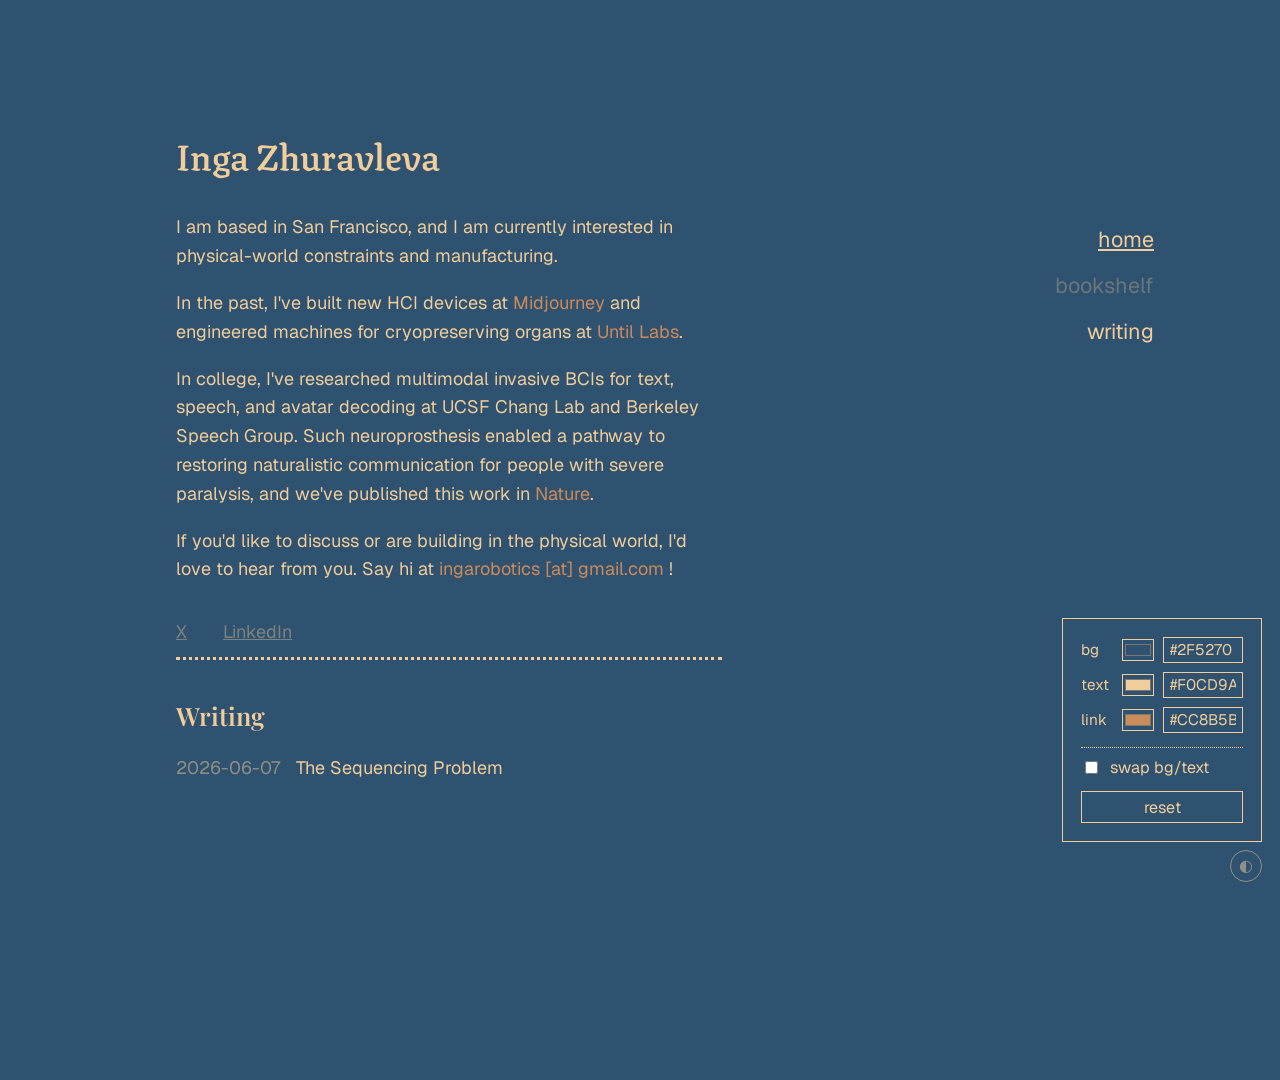
<file: index.html>
<!DOCTYPE html>
<html lang="en">
<head>
  <meta charset="UTF-8">
  <meta name="viewport" content="width=device-width, initial-scale=1.0">
  <title>Inga Zhuravleva</title>
  <link rel="stylesheet" href="style.css">
  <script src="colors.js"></script>
</head>
<body>
  <div class="hamburger" id="hamburger-menu">
    <span></span>
    <span></span>
    <span></span>
  </div>

  <div class="main-content">
    <div class="content-block">
      <h2 class="name">Inga Zhuravleva</h2>
      <p>I am based in San Francisco, and I am currently interested in physical-world constraints and manufacturing.</p>
      <p>In the past, I've built new HCI devices at <a href="https://www.midjourney.com/" target="_blank" rel="noopener noreferrer">Midjourney</a>
      and engineered machines for cryopreserving organs at <a href="https://www.untillabs.com/" target="_blank" rel="noopener noreferrer">Until Labs</a>.
      </p>
      <p>In college, I've researched multimodal invasive BCIs for text, speech,
        and avatar decoding at UCSF Chang Lab and Berkeley Speech Group.
        Such neuroprosthesis enabled a pathway to restoring naturalistic communication
        for people with severe paralysis, and we've published this work in <a href="https://www.nature.com/articles/s41586-023-06443-4" target="_blank" rel="noopener noreferrer">Nature</a>.</p>
      <p>If you'd like to discuss or are building in the physical world, I'd love to hear from you. Say hi at
        <a href="mailto:ingarobotics@gmail.com">ingarobotics [at] gmail.com</a> !</p>
    </div>

    <div class="social-links">
      <a href="https://x.com/ingarobotics" target="_blank" rel="noopener noreferrer">X</a>
      <a href="https://www.linkedin.com/in/inga-zhuravleva/" target="_blank" rel="noopener noreferrer">LinkedIn</a>
    </div>

    <hr class="bio-divider">

    <div class="content-block writing-preview">
      <h3>Writing</h3>
      <ul class="post-list" id="recent-posts"></ul>
    </div>
  </div>

  <nav id="sidebar">
    <a href="/" class="active">home</a>
    <a class="disabled">bookshelf</a>
    <a href="/writing">writing</a>
  </nav>

  <script src="posts-data.js"></script>
  <script>
    document.getElementById('recent-posts').innerHTML = (window.POSTS || []).slice(0, 3).map(p => `
      <li class="post-item">
        <span class="post-date">${p.date}</span>
        <a href="/${p.slug}">${p.title}</a>
      </li>
    `).join('');

    document.getElementById('hamburger-menu').addEventListener('click', function () {
      document.getElementById('sidebar').classList.toggle('active');
    });
  </script>
  <script src="content.js"></script>
  <script src="editor.js"></script>
</body>
</html>
</file>
<file: style.css>
@import url('https://fonts.googleapis.com/css2?family=Geist:wght@100..900&family=Playfair+Display:ital,wght@0,400..900;1,400..900&family=Texturina:ital,opsz,wght@0,12..72,100..900;1,12..72,100..900&display=swap');

html {
  font-size: 18px;
}

:root {
  --bg-color: #2f5270;
  --text-color: #f0cd9a;
  --link-color: #cc8b5b;
}

*, *::before, *::after {
  box-sizing: border-box;
}

body {
  font-family: 'Geist', sans-serif;
  background-color: var(--bg-color);
  color: var(--text-color);
  margin: 5rem;
  padding: 0;
  display: flex;
  min-height: 100vh;
  position: relative;
}

h1, h2, h3, h4, h5, h6 {
  font-family: 'Playfair Display', serif;
  font-weight: 600;
}

h2 { font-size: 1.9rem; }
h3 { font-size: 1.4rem; }

.content-block .name {
  font-family: 'Texturina', serif;
  font-size: 2.0rem;
  font-weight: 600;
}

body.no-scroll {
  height: 100vh;
  overflow: hidden;
}

.main-content {
  flex: 1;
  padding: 2rem;
  max-width: 800px;
  margin: 0 auto;
  margin-right: 250px;
}

.content-block {
  margin-bottom: 2rem;
  width: 100%;
  color: var(--text-color);
  line-height: 1.6;
}

.content-block:first-child {
  width: 75%;
}

.content-block h2 {
  color: var(--text-color);
  margin-top: 0;
}

/* Right-side nav (replaces old .sidebar) */
nav {
  position: fixed;
  top: 10.5rem;
  right: 5rem;
  height: auto;
  width: 200px;
  display: flex;
  flex-direction: column;
  justify-content: flex-start;
  padding: 2rem;
  box-sizing: border-box;
  z-index: 10;
}

nav a {
  display: block;
  color: var(--text-color);
  text-decoration: none;
  margin-bottom: 1rem;
  font-size: 1.2rem;
  text-align: right;
  transition: color 0.3s;
}

nav a:hover {
  text-decoration: underline;
}

nav a.active {
  text-decoration: underline;
}

nav a.disabled {
  opacity: 0.3;
  cursor: not-allowed;
  pointer-events: none;
}

/* Social links (above the divider, dimmed) */
.social-links {
  display: flex;
  gap: 2rem;
  margin: 1rem 0 0.75rem;
  width: 75%;
  opacity: 0.4;
  transition: opacity 0.2s;
}

.social-links:hover {
  opacity: 1;
}

.social-links a {
  color: var(--text-color);
  text-decoration: underline;
  font-size: 1rem;
}

/* Dotted divider (under social links, before next section) */
.bio-divider {
  border: none;
  border-top: 3px dotted var(--text-color);
  width: 75%;
  margin: 0 0 2rem;
}

/* Section heading inside content blocks */
.content-block h3 {
  color: var(--text-color);
  font-weight: 600;
  margin: 0 0 0.75rem;
}

/* Default link style (body text links are orange) */
a {
  color: var(--link-color);
  text-decoration: none;
}

a:hover {
  text-decoration: underline;
}

/* Hamburger (mobile only) */
.hamburger {
  display: none;
  position: fixed;
  top: 20px;
  left: 20px;
  z-index: 1000;
  cursor: pointer;
  background: none;
  border: none;
  padding: 10px;
}

.hamburger span {
  display: block;
  width: 30px;
  height: 3px;
  margin: 6px 0;
  background-color: var(--text-color);
  transition: all 0.3s;
}

/* Edit toggle */
#edit-toggle {
  background: none;
  border: none;
  font-family: 'Geist', sans-serif;
  font-size: 1.2rem;
  color: var(--text-color);
  cursor: pointer;
  padding: 0;
  opacity: 0.4;
  text-align: right;
  display: block;
  margin-bottom: 1rem;
}

#edit-toggle:hover {
  opacity: 1;
}

.edit-mode #edit-toggle {
  opacity: 1;
  text-decoration: underline;
}

.edit-mode [contenteditable="true"] {
  outline: none;
  border-bottom: 1px solid var(--text-color);
  padding-bottom: 2px;
}

/* Writing */
.post-list {
  list-style: none;
  padding: 0;
  display: flex;
  flex-direction: column;
  gap: 12px;
}

.post-list li {
  display: flex;
  gap: 16px;
  align-items: baseline;
}

.post-date {
  opacity: 0.5;
  white-space: nowrap;
  flex-shrink: 0;
}

.post-list a {
  color: var(--text-color);
  text-decoration: none;
}

.post-list a:hover {
  text-decoration: underline;
}

/* Bookshelf */
.book-list {
  list-style: none;
  padding: 0;
  display: flex;
  flex-direction: column;
  gap: 12px;
}

.book-list li {
  display: flex;
  gap: 16px;
  align-items: baseline;
}

.book-author {
  opacity: 0.5;
  flex-shrink: 0;
}

.book-title {
  font-style: italic;
}

/* Writing preview on home */
.writing-preview {
  width: 75%;
  margin-top: 0;
}

/* Post page — rendered markdown */
#post-body h1, #post-body h2 {
  margin: 1.5rem 0 0.5rem;
}

#post-body h1:first-child, #post-body h2:first-child {
  margin-top: 0;
}

#post-body p {
  margin-bottom: 1rem;
}

#post-body ul, #post-body ol {
  padding-left: 1.5rem;
  margin-bottom: 1rem;
}

#post-body code {
  font-family: monospace;
  background: rgba(0, 0, 0, 0.2);
  padding: 0.1em 0.3em;
  border-radius: 3px;
  font-size: 0.9em;
}

#post-body blockquote {
  border-left: 3px solid var(--link-color);
  padding-left: 1rem;
  opacity: 0.8;
  margin: 1rem 0;
}

/* Date line under post title */
#post-body .post-date-display {
  opacity: 0.55;
  font-size: 0.95rem;
  margin: -0.25rem 0 1.75rem;
}

/* Footnotes (rendered by marked-footnote) */
#post-body .footnotes {
  margin-top: 3rem;
  padding-top: 1rem;
  border-top: 1px dotted var(--text-color);
  font-size: 0.9rem;
  opacity: 0.85;
}

#post-body .footnotes ol {
  padding-left: 1.5rem;
  margin: 0;
}

#post-body .footnotes li {
  margin-bottom: 0.5rem;
}

#post-body .footnotes li p {
  display: inline;
  margin: 0;
}

#post-body .footnote-ref a,
#post-body .footnote-backref {
  color: var(--link-color);
  text-decoration: none;
}

#post-body .footnote-ref a:hover,
#post-body .footnote-backref:hover {
  text-decoration: underline;
}

#post-body .footnote-backref {
  margin-left: 0.35rem;
}

/* Color panel */
#color-panel {
  position: fixed;
  bottom: 1rem;
  right: 1rem;
  z-index: 100;
  font-family: 'Geist', sans-serif;
}

#color-toggle {
  background: var(--bg-color);
  color: var(--text-color);
  border: 1px solid var(--text-color);
  border-radius: 50%;
  width: 32px;
  height: 32px;
  cursor: pointer;
  font-size: 16px;
  opacity: 0.5;
  transition: opacity 0.2s;
  line-height: 1;
}

#color-toggle:hover {
  opacity: 1;
}

#color-controls {
  position: absolute;
  bottom: 40px;
  right: 0;
  background: var(--bg-color);
  border: 1px solid var(--text-color);
  padding: 1rem;
  display: flex;
  flex-direction: column;
  gap: 0.5rem;
  font-size: 0.9rem;
  white-space: nowrap;
  min-width: 180px;
}

#color-controls label {
  display: flex;
  align-items: center;
  gap: 0.5rem;
  color: var(--text-color);
}

#color-controls .key-label {
  width: 32px;
  font-size: 0.85rem;
}

#color-controls input[type="color"] {
  width: 32px;
  height: 22px;
  padding: 0;
  border: 1px solid var(--text-color);
  background: none;
  cursor: pointer;
  flex-shrink: 0;
}

#color-controls input[type="text"] {
  flex: 1;
  background: transparent;
  border: 1px solid var(--text-color);
  color: var(--text-color);
  padding: 2px 6px;
  font-family: inherit;
  font-size: 0.85rem;
  text-transform: uppercase;
  width: 80px;
  outline: none;
}

#color-controls input[type="text"]:focus {
  border-color: var(--link-color);
}

#color-controls .swap-row {
  justify-content: flex-start;
  gap: 0.5rem;
  padding-top: 0.5rem;
  margin-top: 0.25rem;
  border-top: 1px dotted var(--text-color);
}

#color-controls button {
  background: none;
  border: 1px solid var(--text-color);
  color: var(--text-color);
  padding: 0.25rem 0.5rem;
  font-family: inherit;
  font-size: 0.9rem;
  cursor: pointer;
  margin-top: 0.25rem;
}

#color-controls button:hover {
  background: var(--text-color);
  color: var(--bg-color);
}

/* Mobile */
@media (max-width: 768px) {
  body {
    flex-direction: column;
    margin: 0;
  }

  .hamburger {
    display: block;
  }

  #color-panel {
    display: none;
  }

  .main-content {
    margin-right: auto;
    padding: 4rem 1rem 1rem 1rem;
  }

  .footer {
    max-width: 100%;
  }

  .content-block:first-child {
    width: 100%;
  }

  nav {
    position: fixed;
    top: -300px;
    left: 0;
    right: auto;
    width: 100%;
    height: auto;
    background-color: var(--bg-color);
    z-index: 999;
    padding: 70px 2rem 20px;
    box-shadow: 0 2px 5px rgba(0, 0, 0, 0.2);
    display: flex;
    flex-direction: column;
    justify-content: center;
    align-items: center;
    visibility: hidden;
    opacity: 0;
    transition: top 0.3s ease, opacity 0.3s ease, visibility 0s 0.3s;
  }

  nav a {
    text-align: center;
    margin-bottom: 1rem;
    padding: 0.5rem 0;
  }

  nav.active {
    top: 0;
    visibility: visible;
    opacity: 1;
    transition: top 0.3s ease, opacity 0.3s ease, visibility 0s 0s;
  }
}
</file>
